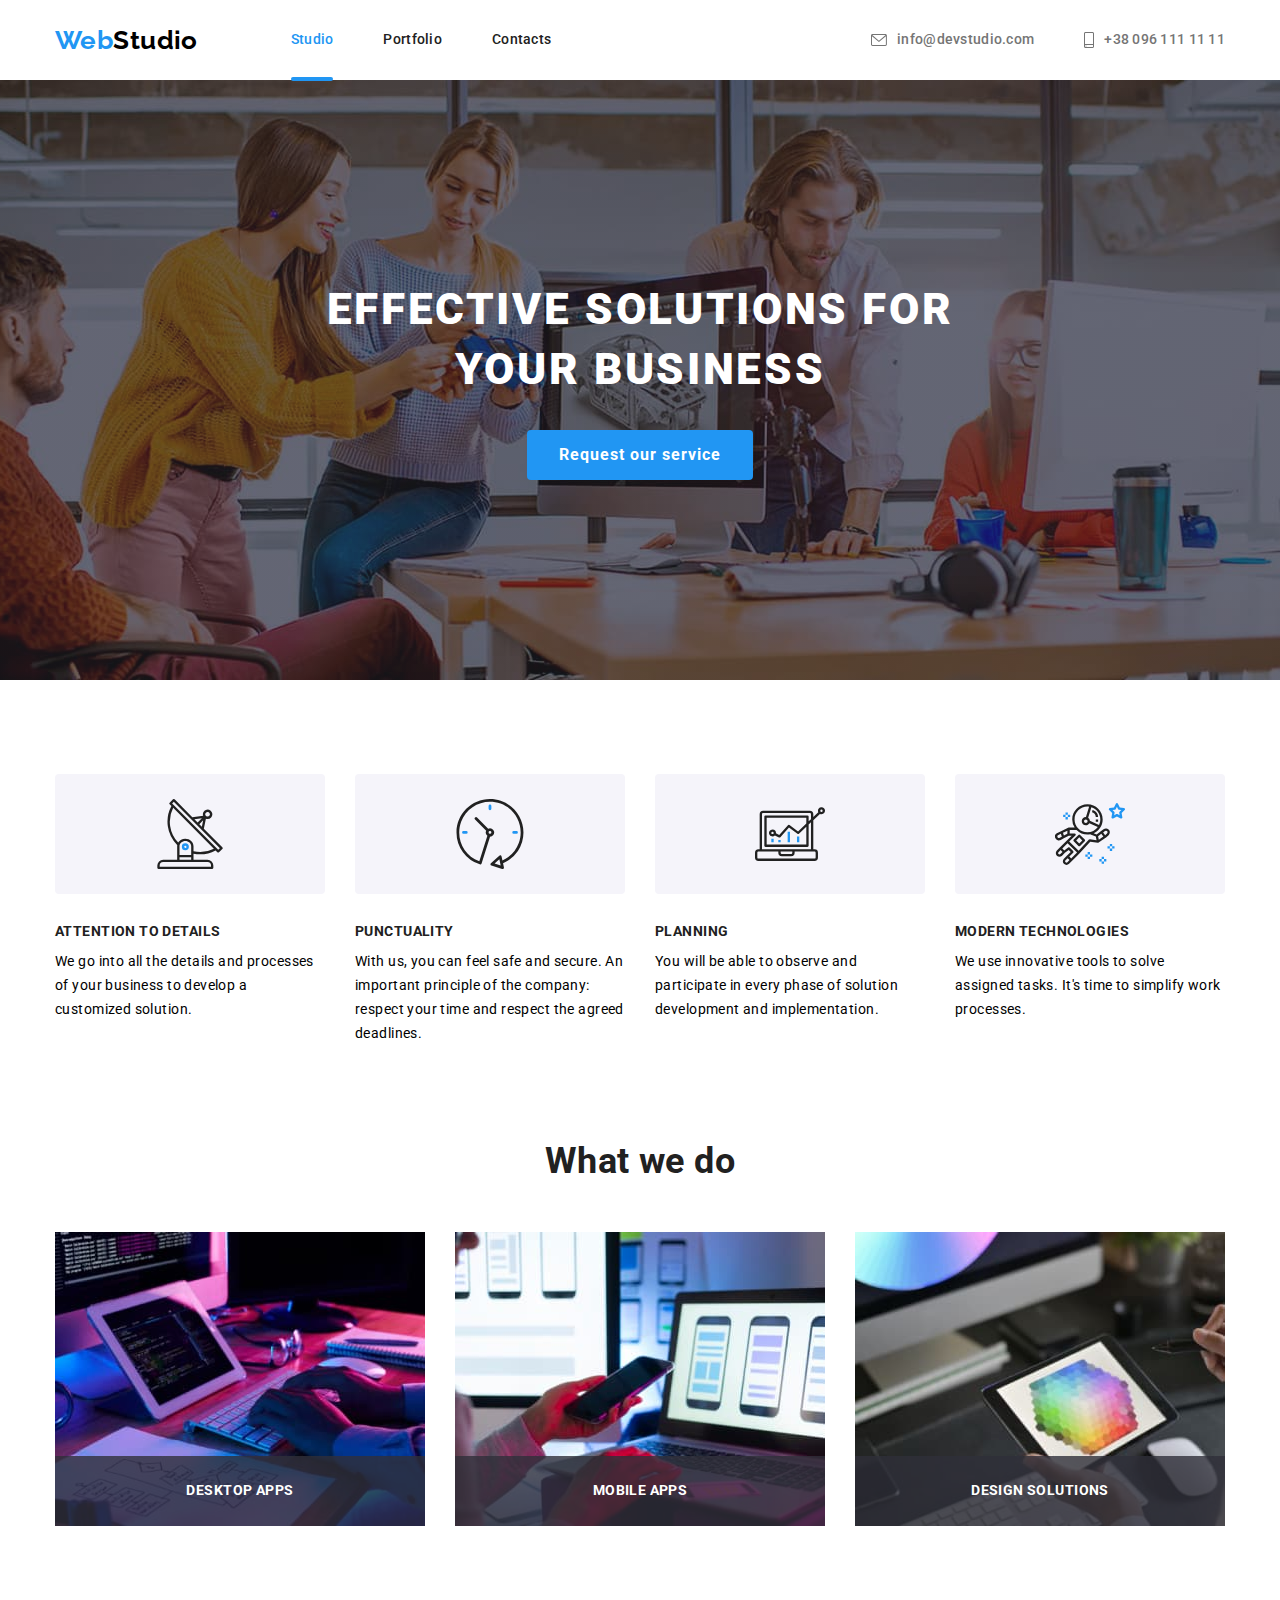
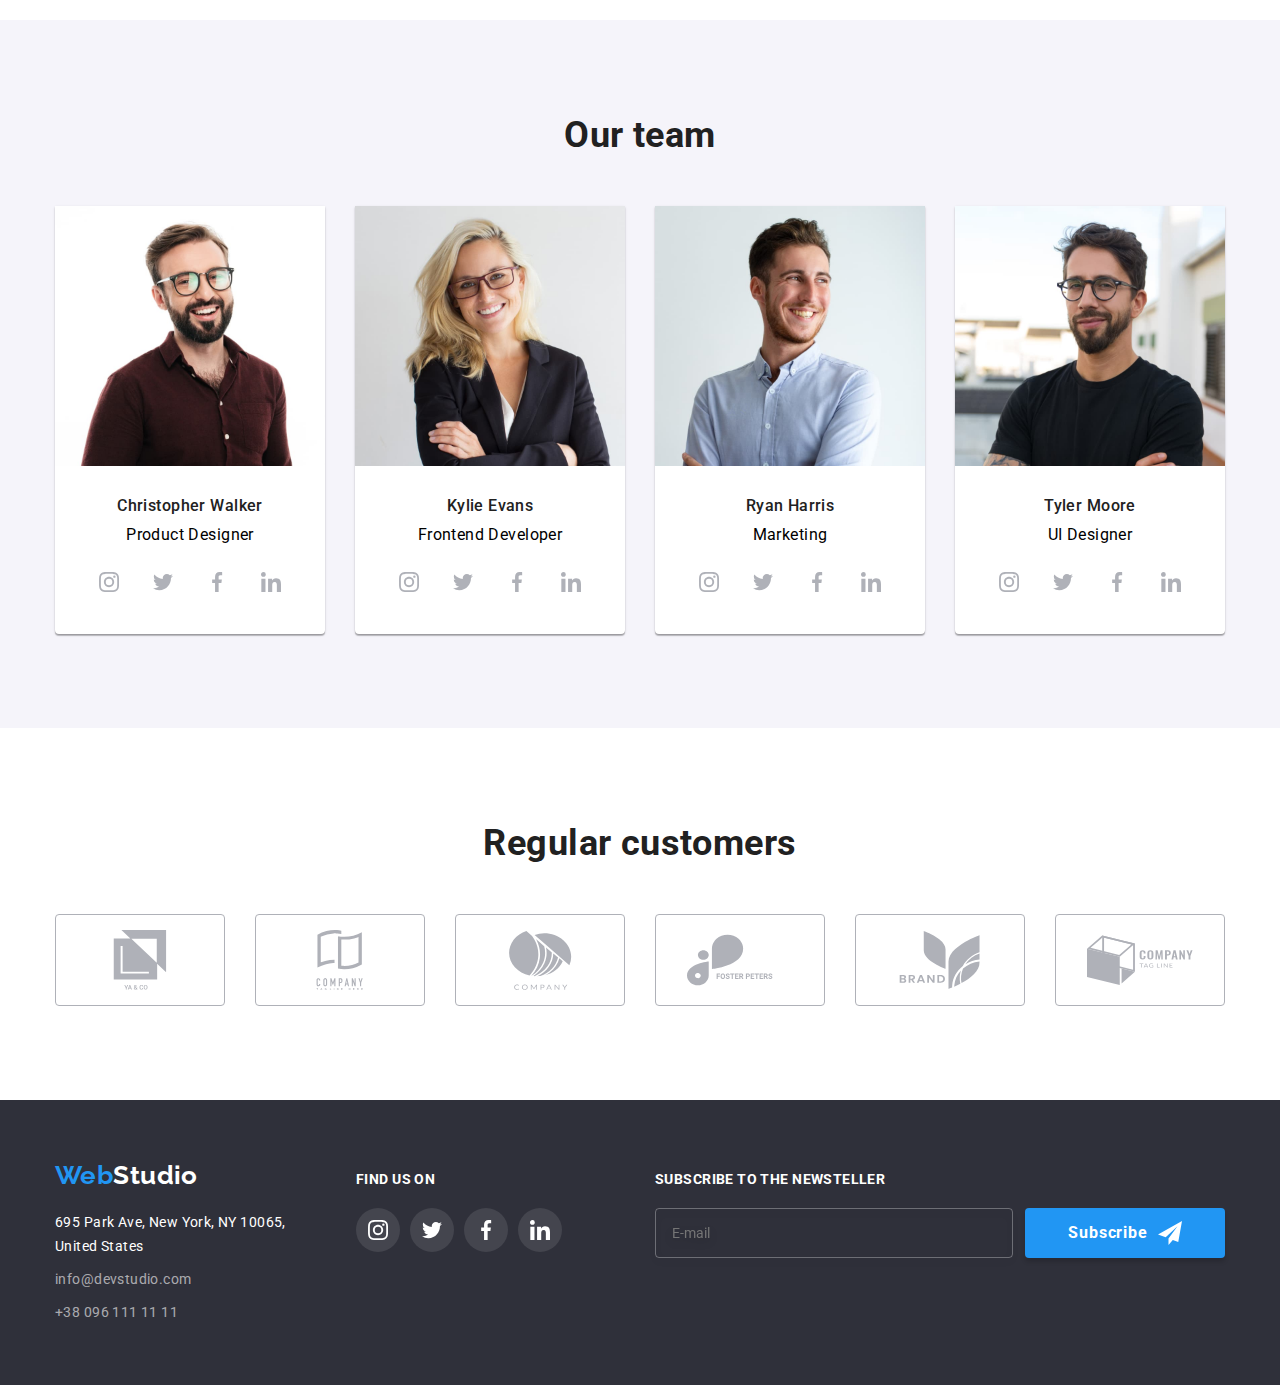
<file: index.html>
<!DOCTYPE html>
<html lang="en">
  <head>
    <meta charset="UTF-8" />
    <meta http-equiv="X-UA-Compatible" content="IE=edge" />
    <meta name="viewport" content="width=device-width, initial-scale=1.0" />
    <title>Studio</title>
    <link
      href="https://fonts.googleapis.com/css2?family=Raleway:wght@700&family=Roboto:wght@400;500;700;900&display=swap"
      rel="stylesheet"
    />
    <link
      rel="stylesheet"
      href="https://cdnjs.cloudflare.com/ajax/libs/modern-normalize/1.1.0/modern-normalize.min.css"
    />
    <link rel="stylesheet" href="./css/main.min.css" />
  </head>
  <body>
    <!-- Header -->

    <header>
      <div class="container header">
        <a href="index.html" class="logo"
          ><span class="logo__starttext">Web</span><span class="logo__endtext">Studio</span></a
        >
        <nav class="nav">
          <ul class="nav__list">
            <li class="nav__item">
              <a href="index.html" class="nav__link nav__link--current">Studio</a>
            </li>
            <li class="nav__item">
              <a href="portfolio.html" class="nav__link">Portfolio</a>
            </li>
            <li class="nav__item"><a href="#" class="nav__link">Contacts</a></li>
          </ul>
        </nav>
        <ul class="contacts">
          <li class="contacts__item">
            <a href="mailto:info@devstudio.com" class="contacts__mail">
              <svg class="contacts__icon" width="16px" height="12px">
                <use href="./images/sprite.svg#icon-envelope"></use>
              </svg>
              info@devstudio.com
            </a>
          </li>
          <li class="contacts__item">
            <a href="tel:+380961111111" class="contacts__tel">
              <svg class="contacts__icon" width="10px" height="16px">
                <use href="./images/sprite.svg#icon-smartphone"></use></svg
              >+38 096 111 11 11</a
            >
          </li>
        </ul>
      </div>
    </header>

    <!-- Main content -->

    <main>
      <!-- Hero -->
      <section class="hero">
        <div class="container">
          <h1 class="hero__title">Effective solutions for your business</h1>
          <button class="hero__button" type="button" data-modal-open>Request our service</button>
        </div>
      </section>

      <!-- Features -->
      <section class="section">
        <div class="container">
          <h2 class="visually-hidden">Features</h2>
          <ul class="features">
            <li class="features__item">
              <div class="features__thumb">
                <svg class="features__icon">
                  <use href="./images/sprite.svg#icon-antenna"></use>
                </svg>
              </div>

              <h3 class="features__title">Attention to details</h3>
              <p class="features__text">
                We go into all the details and processes of your business to develop a customized
                solution.
              </p>
            </li>
            <li class="features__item">
              <div class="features__thumb">
                <svg class="features__icon">
                  <use href="./images/sprite.svg#icon-clock"></use>
                </svg>
              </div>
              <h3 class="features__title">Punctuality</h3>
              <p class="features__text">
                With us, you can feel safe and secure. An important principle of the company:
                respect your time and respect the agreed deadlines.
              </p>
            </li>
            <li class="features__item">
              <div class="features__thumb">
                <svg class="features__icon">
                  <use href="./images/sprite.svg#icon-diagram"></use>
                </svg>
              </div>
              <h3 class="features__title">Planning</h3>
              <p class="features__text">
                You will be able to observe and participate in every phase of solution development
                and implementation.
              </p>
            </li>
            <li class="features__item">
              <div class="features__thumb">
                <svg class="features__icon">
                  <use href="./images/sprite.svg#icon-astronaut"></use>
                </svg>
              </div>
              <h3 class="features__title">Modern technologies</h3>
              <p class="features__text">
                We use innovative tools to solve assigned tasks. It's time to simplify work
                processes.
              </p>
            </li>
          </ul>
        </div>
      </section>

      <!-- What we do -->
      <section class="task section">
        <div class="container">
          <h2 class="task__title">What we do</h2>
          <ul class="task__list">
            <li class="task__item">
              <a href="#" class="task__link">
                <img src="./images/box1.jpg" alt="Creation of desktop applications" width="370" />
                <p class="task__details">Desktop apps</p>
              </a>
            </li>
            <li class="task__item">
              <a href="#" class="task__link">
                <img src="./images/box2.jpg" alt="Creation of mobile apps" width="370" />
                <p class="task__details">Mobile apps</p>
              </a>
            </li>
            <li class="task__item">
              <a href="#" class="task__link">
                <img src="./images/box3.jpg" alt="Design creation" width="370" />
                <p class="task__details">Design solutions</p>
              </a>
            </li>
          </ul>
        </div>
      </section>

      <!-- Our team -->
      <section class="team section">
        <div class="container">
          <h2 class="team__title">Our team</h2>
          <ul class="team__list">
            <li class="team__item">
              <img src="./images/staff1.jpg" alt="Christopher Walker" width="270" />
              <div class="team__thumb">
                <h3 class="team__member">Christopher Walker</h3>
                <p class="team__job">Product Designer</p>
                <ul class="social">
                  <li class="social__item">
                    <a href="#" class="social__link">
                      <svg class="social__icon" width="20" height="20">
                        <use href="./images/sprite.svg#icon-instagram"></use>
                      </svg>
                    </a>
                  </li>
                  <li class="social__item">
                    <a href="#" class="social__link">
                      <svg class="social__icon" width="20" height="20">
                        <use href="./images/sprite.svg#icon-twitter"></use>
                      </svg>
                    </a>
                  </li>
                  <li class="social__item">
                    <a href="#" class="social__link">
                      <svg class="social__icon" width="20" height="20">
                        <use href="./images/sprite.svg#icon-facebook"></use>
                      </svg>
                    </a>
                  </li>
                  <li class="social__item">
                    <a href="#" class="social__link">
                      <svg class="social__icon" width="20" height="20">
                        <use href="./images/sprite.svg#icon-linkedin"></use>
                      </svg>
                    </a>
                  </li>
                </ul>
              </div>
            </li>
            <li class="team__item">
              <img src="./images/staff2.jpg" alt="Kylie Evans" width="270" />
              <div class="team__thumb">
                <h3 class="team__member">Kylie Evans</h3>
                <p class="team__job">Frontend Developer</p>
                <ul class="social">
                  <li class="social__item">
                    <a href="#" class="social__link">
                      <svg class="social__icon" width="20" height="20">
                        <use href="./images/sprite.svg#icon-instagram"></use>
                      </svg>
                    </a>
                  </li>
                  <li class="social__item">
                    <a href="#" class="social__link">
                      <svg class="social__icon" width="20" height="20">
                        <use href="./images/sprite.svg#icon-twitter"></use>
                      </svg>
                    </a>
                  </li>
                  <li class="social__item">
                    <a href="#" class="social__link">
                      <svg class="social__icon" width="20" height="20">
                        <use href="./images/sprite.svg#icon-facebook"></use>
                      </svg>
                    </a>
                  </li>
                  <li class="social__item">
                    <a href="#" class="social__link">
                      <svg class="social__icon" width="20" height="20">
                        <use href="./images/sprite.svg#icon-linkedin"></use>
                      </svg>
                    </a>
                  </li>
                </ul>
              </div>
            </li>
            <li class="team__item">
              <img src="./images/staff3.jpg" alt="Ryan Harris" width="270" />
              <div class="team__thumb">
                <h3 class="team__member">Ryan Harris</h3>
                <p class="team__job">Marketing</p>
                <ul class="social">
                  <li class="social__item">
                    <a href="#" class="social__link">
                      <svg class="social__icon" width="20" height="20">
                        <use href="./images/sprite.svg#icon-instagram"></use>
                      </svg>
                    </a>
                  </li>
                  <li class="social__item">
                    <a href="#" class="social__link">
                      <svg class="social__icon" width="20" height="20">
                        <use href="./images/sprite.svg#icon-twitter"></use>
                      </svg>
                    </a>
                  </li>
                  <li class="social__item">
                    <a href="#" class="social__link">
                      <svg class="social__icon" width="20" height="20">
                        <use href="./images/sprite.svg#icon-facebook"></use>
                      </svg>
                    </a>
                  </li>
                  <li class="social__item">
                    <a href="#" class="social__link">
                      <svg class="social__icon" width="20" height="20">
                        <use href="./images/sprite.svg#icon-linkedin"></use>
                      </svg>
                    </a>
                  </li>
                </ul>
              </div>
            </li>
            <li class="team__item">
              <img src="./images/staff4.jpg" alt="Tyler Moore" width="270" />
              <div class="team__thumb">
                <h3 class="team__member">Tyler Moore</h3>
                <p class="team__job">UI Designer</p>
                <ul class="social">
                  <li class="social__item">
                    <a href="#" class="social__link">
                      <svg class="social__icon" width="20" height="20">
                        <use href="./images/sprite.svg#icon-instagram"></use>
                      </svg>
                    </a>
                  </li>
                  <li class="social__item">
                    <a href="#" class="social__link">
                      <svg class="social__icon" width="20" height="20">
                        <use href="./images/sprite.svg#icon-twitter"></use>
                      </svg>
                    </a>
                  </li>
                  <li class="social__item">
                    <a href="#" class="social__link">
                      <svg class="social__icon" width="20" height="20">
                        <use href="./images/sprite.svg#icon-facebook"></use>
                      </svg>
                    </a>
                  </li>
                  <li class="social__item">
                    <a href="#" class="social__link">
                      <svg class="social__icon" width="20" height="20">
                        <use href="./images/sprite.svg#icon-linkedin"></use>
                      </svg>
                    </a>
                  </li>
                </ul>
              </div>
            </li>
          </ul>
        </div>
      </section>

      <!-- Customers -->
      <section class="clients section">
        <div class="container">
          <h2 class="clients__title">Regular customers</h2>
          <ul class="clients__list">
            <li class="clients__item">
              <a href="#" class="clients__link"
                ><svg class="clients__icon" width="106" height="60">
                  <use href="./images/sprite.svg#icon-client1"></use></svg
              ></a>
            </li>
            <li class="clients__item">
              <a href="#" class="clients__link"
                ><svg class="clients__icon" width="106" height="60">
                  <use href="./images/sprite.svg#icon-client2"></use></svg
              ></a>
            </li>
            <li class="clients__item">
              <a href="#" class="clients__link"
                ><svg class="clients__icon" width="106" height="60">
                  <use href="./images/sprite.svg#icon-client3"></use></svg
              ></a>
            </li>
            <li class="clients__item">
              <a href="#" class="clients__link"
                ><svg class="clients__icon" width="106" height="60">
                  <use href="./images/sprite.svg#icon-client4"></use></svg
              ></a>
            </li>
            <li class="clients__item">
              <a href="#" class="clients__link"
                ><svg class="clients__icon" width="106" height="60">
                  <use href="./images/sprite.svg#icon-client5"></use></svg
              ></a>
            </li>
            <li class="clients__item">
              <a href="#" class="clients__link"
                ><svg class="clients__icon" width="106" height="60">
                  <use href="./images/sprite.svg#icon-client6"></use></svg
              ></a>
            </li>
          </ul>
        </div>
      </section>
    </main>

    <!-- Modal -->

    <div class="backdrop is-hidden" data-modal>
      <div class="modal">
        <button class="modal__close-btn" type="button" data-modal-close>
          <svg class="modal__icon" width="18" height="18">
            <use href="./images/sprite.svg#icon-close"></use>
          </svg>
        </button>
        <p class="modal__title">Leave your information and we'll call you back</p>
        <form class="form" autocomplete="off">
          <div class="form__user">
            <label class="form__lbl" for="modal-username">Name</label>
            <input class="form__inp" type="text" name="user-info" id="modal-username" required />
            <svg class="form__icon" width="18" height="18">
              <use href="./images/icons.svg#icon-person-form"></use>
            </svg>
          </div>
          <div class="form__user">
            <label class="form__lbl" for="modal-usertel">Telephone</label>
            <input class="form__inp" type="tel" name="user-info" id="modal-usertel" required />
            <svg class="form__icon" width="18" height="18">
              <use href="./images/icons.svg#icon-phone-form"></use>
            </svg>
          </div>
          <div class="form__user">
            <label class="form__lbl" for="modal-useremail">Email</label>
            <input class="form__inp" type="email" name="user-info" id="modal-useremail" required />
            <svg class="form__icon" width="18" height="18">
              <use href="./images/icons.svg#icon-email-form"></use>
            </svg>
          </div>
          <div class="form__user form__user--comment">
            <label class="form__lbl" for="modal-usercomment">Comments</label>
            <textarea
              class="form__inp form__inp--comment"
              name="user-info"
              id="modal-usercomment"
              placeholder="Enter the text"
            ></textarea>
          </div>

          <label class="form__policy-lbl">
            <input class="form__policy-inp" type="checkbox" name="user-info" required />
            <svg class="form__policy-icon" width="16" height="15">
              <use href="./images/icons.svg#icon-check-form"></use>
            </svg>
            <span class="form__policy-txt">I agree with the newsteller and accept</span>
            <a class="form__policy-link" href="#">Terms and Conditions</a></label
          >
          <button class="form__submit-btn" type="submit">Send</button>
        </form>
      </div>
    </div>

    <!-- Footer -->
    <footer class="footer">
      <div class="footer__container container">
        <div>
          <a href="index.html" class="logo"
            ><span class="logo__starttext">Web</span
            ><span class="logo__endtext logo__endtext--footer">Studio</span></a
          >
          <address class="address">
            <ul class="address__list">
              <li class="address__item">
                <a
                  class="address__map"
                  href="https://goo.gl/maps/3Qcf8j6f9ug4d55s7"
                  target="_blank"
                  rel="noreferrer noopener"
                >
                  695 Park Ave, New York, NY 10065, United States
                </a>
              </li>
              <li class="address__item">
                <a class="address__mail" href="mailto:info@devstudio.com">info@devstudio.com</a>
              </li>
              <li class="address__item">
                <a class="address__tel" href="tel:+380961111111">+38 096 111 11 11</a>
              </li>
            </ul>
          </address>
        </div>
        <div class="footer-social-div">
          <h2 class="footer-social-div__title">Find us on</h2>
          <ul class="footer-social">
            <li class="footer-social__item">
              <a href="#" class="footer-social__link">
                <svg class="footer-social__icon" width="20" height="20">
                  <use href="./images/sprite.svg#icon-instagram"></use>
                </svg>
              </a>
            </li>
            <li class="footer-social__item">
              <a href="#" class="footer-social__link">
                <svg class="footer-social__icon" width="20" height="20">
                  <use href="./images/sprite.svg#icon-twitter"></use>
                </svg>
              </a>
            </li>
            <li class="footer-social__item">
              <a href="#" class="footer-social__link">
                <svg class="footer-social__icon" width="20" height="20">
                  <use href="./images/sprite.svg#icon-facebook"></use>
                </svg>
              </a>
            </li>
            <li class="footer-social__item">
              <a href="#" class="footer-social__link">
                <svg class="footer-social__icon" width="20" height="20">
                  <use href="./images/sprite.svg#icon-linkedin"></use>
                </svg>
              </a>
            </li>
          </ul>
        </div>
        <div class="footer-form">
          <h2 class="footer-form__title">Subscribe to the newsteller</h2>
          <form class="form-footer">
            <input
              class="form-footer__inp"
              type="email"
              name="email"
              placeholder="E-mail"
              required
            />
            <label class="form-footer__lbl" for="footer-submit-btn">
              <button class="form-footer__btn" type="submit" id="footer-submit-btn">
                <span class="form-footer__text">Subscribe</span>
                <svg class="form-footer__icon" width="24" height="24">
                  <use href="./images/icons.svg#icon-send-form"></use>
                </svg>
              </button>
            </label>
          </form>
        </div>
      </div>
    </footer>
    <script src="./js/modal.js"></script>
  </body>
</html>
</file>
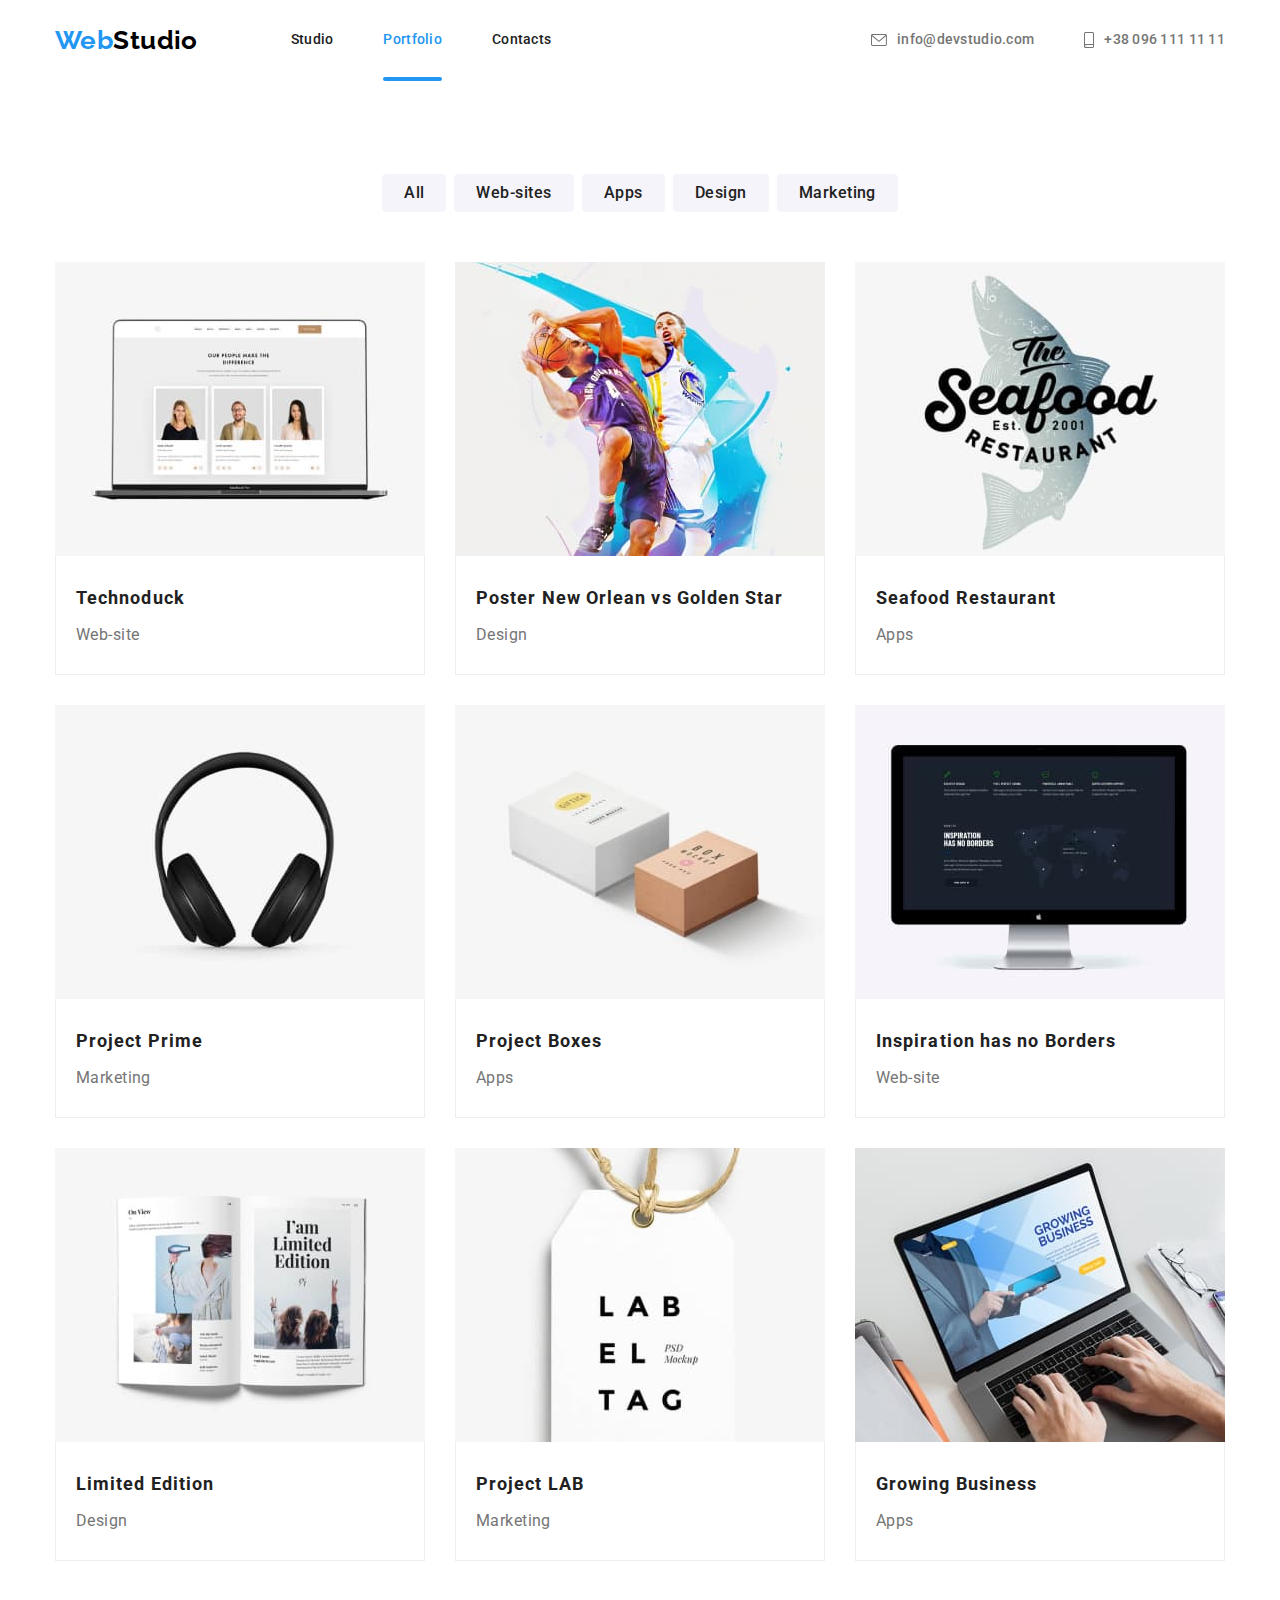
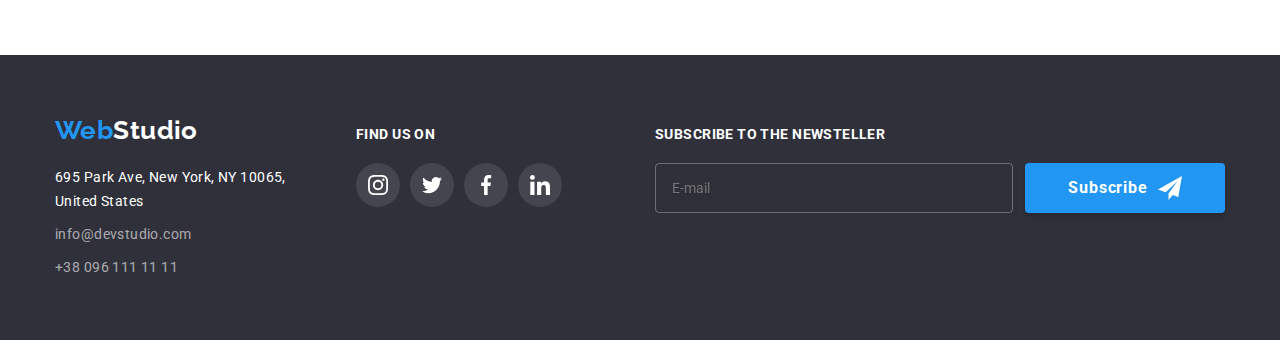
<file: portfolio.html>
<!DOCTYPE html>
<html lang="en">
  <head>
    <meta charset="UTF-8" />
    <meta http-equiv="X-UA-Compatible" content="IE=edge" />
    <meta name="viewport" content="width=device-width, initial-scale=1.0" />
    <title>Portfolio</title>
    <link
      href="https://fonts.googleapis.com/css2?family=Raleway:wght@700&family=Roboto:wght@400;500;700;900&display=swap"
      rel="stylesheet"
    />
    <link
      rel="stylesheet"
      href="https://cdnjs.cloudflare.com/ajax/libs/modern-normalize/1.1.0/modern-normalize.min.css"
    />
    <link rel="stylesheet" href="./css/main.min.css" />
  </head>
  <body>
    <!-- Header -->
    <header>
      <div class="container header">
        <a href="index.html" class="logo"
          ><span class="logo__starttext">Web</span><span class="logo__endtext">Studio</span></a
        >
        <nav class="nav">
          <ul class="nav__list">
            <li class="nav__item">
              <a href="index.html" class="nav__link">Studio</a>
            </li>
            <li class="nav__item">
              <a href="portfolio.html" class="nav__link nav__link--current">Portfolio</a>
            </li>
            <li class="nav__item"><a href="#" class="nav__link">Contacts</a></li>
          </ul>
        </nav>
        <ul class="contacts">
          <li class="contacts__item">
            <a href="mailto:info@devstudio.com" class="contacts__mail">
              <svg class="contacts__icon" width="16px" height="12px">
                <use href="./images/sprite.svg#icon-envelope"></use>
              </svg>
              info@devstudio.com
            </a>
          </li>
          <li class="contacts__item">
            <a href="tel:+380961111111" class="contacts__tel">
              <svg class="contacts__icon" width="10px" height="16px">
                <use href="./images/sprite.svg#icon-smartphone"></use></svg
              >+38 096 111 11 11</a
            >
          </li>
        </ul>
      </div>
    </header>

    <!-- Main content -->
    <main>
      <section class="section">
        <div class="container">
          <h1 class="visually-hidden">Portfolio</h1>
          <ul class="filters">
            <li class="filters__item"><button class="filters__btn" type="button">All</button></li>
            <li class="filters__item">
              <button class="filters__btn" type="button">Web-sites</button>
            </li>
            <li class="filters__item">
              <button class="filters__btn" type="button">Apps</button>
            </li>
            <li class="filters__item">
              <button class="filters__btn" type="button">Design</button>
            </li>
            <li class="filters__item">
              <button class="filters__btn" type="button">Marketing</button>
            </li>
          </ul>
          <ul class="portfolio-list">
            <li class="portfolio-list__item">
              <a class="example" href="#">
                <div class="example__thumb">
                  <img src="./images/portfolio1.jpg" alt="Web-site example" width="370" />
                  <div class="example__text example__text--is-hidden">
                    Technoduck is a state-of-the-art coronavirus distribution platform. Companies
                    use this platform for digital espionage and attacks on competitors' secure
                    servers.
                  </div>
                </div>
                <div class="example__title">
                  <h2 class="example__name">Technoduck</h2>
                  <p class="example__filter">Web-site</p>
                </div>
              </a>
            </li>
            <li class="portfolio-list__item">
              <a href="#" class="example">
                <div class="example__thumb">
                  <img src="./images/portfolio2.jpg" alt="NBA game's poster" width="370" />
                  <div class="example__text example__text--is-hidden">
                    Technoduck is a state-of-the-art coronavirus distribution platform. Companies
                    use this platform for digital espionage and attacks on competitors' secure
                    servers.
                  </div>
                </div>

                <div class="example__title">
                  <h2 class="example__name">Poster New Orlean vs Golden Star</h2>
                  <p class="example__filter">Design</p>
                </div>
              </a>
            </li>
            <li class="portfolio-list__item">
              <a href="#" class="example">
                <div class="example__thumb">
                  <img src="./images/portfolio3.jpg" alt="Restaurant application" width="370" />
                  <div class="example__text example__text--is-hidden">
                    Technoduck is a state-of-the-art coronavirus distribution platform. Companies
                    use this platform for digital espionage and attacks on competitors' secure
                    servers.
                  </div>
                </div>

                <div class="example__title">
                  <h2 class="example__name">Seafood Restaurant</h2>
                  <p class="example__filter">Apps</p>
                </div>
              </a>
            </li>
            <li class="portfolio-list__item">
              <a href="#" class="example">
                <div class="example__thumb">
                  <img src="./images/portfolio4.jpg" alt="Headphones" width="370" />
                  <div class="example__text example__text--is-hidden">
                    Technoduck is a state-of-the-art coronavirus distribution platform. Companies
                    use this platform for digital espionage and attacks on competitors' secure
                    servers.
                  </div>
                </div>

                <div class="example__title">
                  <h2 class="example__name">Project Prime</h2>
                  <p class="example__filter">Marketing</p>
                </div>
              </a>
            </li>
            <li class="portfolio-list__item">
              <a href="#" class="example">
                <div class="example__thumb">
                  <img src="./images/portfolio5.jpg" alt="Boxes" width="370" />
                  <div class="example__text example__text--is-hidden">
                    Technoduck is a state-of-the-art coronavirus distribution platform. Companies
                    use this platform for digital espionage and attacks on competitors' secure
                    servers.
                  </div>
                </div>
                <div class="example__title">
                  <h2 class="example__name">Project Boxes</h2>
                  <p class="example__filter">Apps</p>
                </div>
              </a>
            </li>
            <li class="portfolio-list__item">
              <a href="#" class="example">
                <div class="example__thumb">
                  <img src="./images/portfolio6.jpg" alt="Example of the web-site" width="370" />
                  <div class="example__text example__text--is-hidden">
                    Technoduck is a state-of-the-art coronavirus distribution platform. Companies
                    use this platform for digital espionage and attacks on competitors' secure
                    servers.
                  </div>
                </div>
                <div class="example__title">
                  <h2 class="example__name">Inspiration has no Borders</h2>
                  <p class="example__filter">Web-site</p>
                </div>
              </a>
            </li>
            <li class="portfolio-list__item">
              <a href="#" class="example">
                <div class="example__thumb">
                  <img
                    src="./images/portfolio7.jpg"
                    alt="Example of the magazine design"
                    width="370"
                  />
                  <div class="example__text example__text--is-hidden">
                    Technoduck is a state-of-the-art coronavirus distribution platform. Companies
                    use this platform for digital espionage and attacks on competitors' secure
                    servers.
                  </div>
                </div>
                <div class="example__title">
                  <h2 class="example__name">Limited Edition</h2>
                  <p class="example__filter">Design</p>
                </div>
              </a>
            </li>
            <li class="portfolio-list__item">
              <a href="#" class="example">
                <div class="example__thumb">
                  <img src="./images/portfolio8.jpg" alt="Marketing-project LAB" width="370" />
                  <div class="example__text example__text--is-hidden">
                    Technoduck is a state-of-the-art coronavirus distribution platform. Companies
                    use this platform for digital espionage and attacks on competitors' secure
                    servers.
                  </div>
                </div>
                <div class="example__title">
                  <h2 class="example__name">Project LAB</h2>
                  <p class="example__filter">Marketing</p>
                </div>
              </a>
            </li>
            <li class="portfolio-list__item">
              <a href="#" class="example">
                <div class="example__thumb">
                  <img src="./images/portfolio9.jpg" alt="App's example" width="370" />
                  <div class="example__text example__text--is-hidden">
                    Technoduck is a state-of-the-art coronavirus distribution platform. Companies
                    use this platform for digital espionage and attacks on competitors' secure
                    servers.
                  </div>
                </div>
                <div class="example__title">
                  <h2 class="example__name">Growing Business</h2>
                  <p class="example__filter">Apps</p>
                </div>
              </a>
            </li>
          </ul>
        </div>
      </section>
    </main>

    <!-- Footer -->
    <footer class="footer">
      <div class="footer__container container">
        <div>
          <a href="index.html" class="logo"
            ><span class="logo__starttext">Web</span
            ><span class="logo__endtext logo__endtext--footer">Studio</span></a
          >
          <address class="address">
            <ul class="address__list">
              <li class="address__item">
                <a
                  class="address__map"
                  href="https://goo.gl/maps/3Qcf8j6f9ug4d55s7"
                  target="_blank"
                  rel="noreferrer noopener"
                >
                  695 Park Ave, New York, NY 10065, United States
                </a>
              </li>
              <li class="address__item">
                <a class="address__mail" href="mailto:info@devstudio.com">info@devstudio.com</a>
              </li>
              <li class="address__item">
                <a class="address__tel" href="tel:+380961111111">+38 096 111 11 11</a>
              </li>
            </ul>
          </address>
        </div>
        <div class="footer-social-div">
          <h2 class="footer-social-div__title">Find us on</h2>
          <ul class="footer-social">
            <li class="footer-social__item">
              <a href="#" class="footer-social__link">
                <svg class="footer-social__icon" width="20" height="20">
                  <use href="./images/sprite.svg#icon-instagram"></use>
                </svg>
              </a>
            </li>
            <li class="footer-social__item">
              <a href="#" class="footer-social__link">
                <svg class="footer-social__icon" width="20" height="20">
                  <use href="./images/sprite.svg#icon-twitter"></use>
                </svg>
              </a>
            </li>
            <li class="footer-social__item">
              <a href="#" class="footer-social__link">
                <svg class="footer-social__icon" width="20" height="20">
                  <use href="./images/sprite.svg#icon-facebook"></use>
                </svg>
              </a>
            </li>
            <li class="footer-social__item">
              <a href="#" class="footer-social__link">
                <svg class="footer-social__icon" width="20" height="20">
                  <use href="./images/sprite.svg#icon-linkedin"></use>
                </svg>
              </a>
            </li>
          </ul>
        </div>
        <div class="footer-form">
          <h2 class="footer-form__title">Subscribe to the newsteller</h2>
          <form class="form-footer">
            <input
              class="form-footer__inp"
              type="email"
              name="email"
              placeholder="E-mail"
              required
            />
            <label class="form-footer__lbl" for="footer-submit-btn">
              <button class="form-footer__btn" type="submit" id="footer-submit-btn">
                <span class="form-footer__text">Subscribe</span>
                <svg class="form-footer__icon" width="24" height="24">
                  <use href="./images/icons.svg#icon-send-form"></use>
                </svg>
              </button>
            </label>
          </form>
        </div>
      </div>
    </footer>
  </body>
</html>
</file>
<file: css/main.min.css>
body{background-color:var(--another-accent-color);color:var(--primary-text-color);font-family:"Roboto",sans-serif;letter-spacing:.03em;font-size:14px}h1,h2,h3,h4,h5,h6,p{margin:0}img{display:block;max-width:100%;height:auto}address{font-style:normal}.section{padding-top:94px;padding-bottom:94px}.container{width:1200px;padding-left:15px;padding-right:15px;margin-left:auto;margin-right:auto}.visually-hidden{position:absolute;width:1px;height:1px;margin:-1px;border:0;padding:0;white-space:nowrap;-webkit-clip-path:inset(100%);clip-path:inset(100%);clip:rect(0 0 0 0);overflow:hidden}.address__mail,.address__tel,.address__map,.example,.task__link,.contacts__mail,.contacts__tel,.nav__link,.logo{text-decoration:none}.footer-social,.address__list,.portfolio-list,.filters,.clients__list,.social,.team__list,.task__list,.features,.contacts,.nav__list{padding:0px;margin:0px;list-style:none}header{background-color:var(--another-accent-color);border-bottom:1px solid var(--border-color)}.header{display:-webkit-box;display:-ms-flexbox;display:flex;-webkit-box-align:center;-ms-flex-align:center;align-items:center}.logo{font-family:"Raleway",sans-serif;font-weight:700;font-size:26px;line-height:1.19}.logo__starttext{color:#2196f3}.logo__endtext{color:#000}.logo__endtext--footer{color:#fff}.nav{margin-left:93px}.nav__list{display:-webkit-box;display:-ms-flexbox;display:flex}.nav__item:not(:last-child){margin-right:50px}.nav__link{display:block;padding-top:32px;padding-bottom:32px;font-weight:500;line-height:1.14;letter-spacing:.02em;color:#212121;-webkit-transition:color 250ms cubic-bezier(0.4, 0, 0.2, 1);transition:color 250ms cubic-bezier(0.4, 0, 0.2, 1)}.nav__link:hover,.nav__link:focus{color:#2196f3}.nav__link--current{position:relative;color:#2196f3}.nav__link--current::after{position:absolute;left:0px;bottom:-1px;content:" ";width:100%;height:4px;border-radius:2px;background-color:#2196f3}.contacts{display:-webkit-box;display:-ms-flexbox;display:flex;margin-left:auto}.contacts__item+.contacts__item{margin-left:50px}.contacts__mail,.contacts__tel{display:-webkit-box;display:-ms-flexbox;display:flex;-webkit-box-align:center;-ms-flex-align:center;align-items:center;padding:32px 0px;font-weight:500;line-height:1.14;letter-spacing:.02em;color:#757575;-webkit-transition:color 250ms cubic-bezier(0.4, 0, 0.2, 1);transition:color 250ms cubic-bezier(0.4, 0, 0.2, 1)}.contacts__mail:hover,.contacts__mail:focus,.contacts__tel:hover,.contacts__tel:focus{color:#2196f3}.contacts__icon{fill:currentColor;margin-right:10px}.hero{max-width:1600px;height:600px;margin-left:auto;margin-right:auto;padding:200px 0px;text-align:center;background-repeat:no-repeat;background-position:center;background-size:cover;background-image:-webkit-gradient(linear, left top, right top, from(rgba(47, 48, 58, 0.4)), to(rgba(47, 48, 58, 0.4))),url(../images/overlay.jpg);background-image:linear-gradient(to right, rgba(47, 48, 58, 0.4), rgba(47, 48, 58, 0.4)),url(../images/overlay.jpg);background-color:#c4c4c4}.hero__title{width:696px;margin-bottom:30px;margin-right:auto;margin-left:auto;font-weight:900;font-size:44px;line-height:1.36;letter-spacing:.06em;text-transform:uppercase;color:#fff}.hero__button{padding:10px 32px;min-width:200px;border-radius:4px;border:none;font-family:inherit;font-weight:700;font-size:16px;line-height:1.88;letter-spacing:.06em;-webkit-box-align:center;-ms-flex-align:center;align-items:center;text-align:center;cursor:pointer;color:#fff;background-color:#2196f3;-webkit-transition:background-color 250ms cubic-bezier(0.4, 0, 0.2, 1);transition:background-color 250ms cubic-bezier(0.4, 0, 0.2, 1)}.hero__button:hover,.hero__button:focus{background-color:#188ce8}.features{display:-webkit-box;display:-ms-flexbox;display:flex;-webkit-box-pack:justify;-ms-flex-pack:justify;justify-content:space-between}.features__item{width:270px}.features__item+.features__item{margin-left:30px}.features__thumb{display:-webkit-box;display:-ms-flexbox;display:flex;-webkit-box-pack:center;-ms-flex-pack:center;justify-content:center;-webkit-box-align:center;-ms-flex-align:center;align-items:center;width:270px;height:120px;margin-bottom:30px;border-radius:4px;background-color:#f5f4fa}.features__icon{width:70px;height:70px}.features__title{margin-bottom:10px;font-size:14px;font-weight:700;line-height:1.14;text-transform:uppercase;color:#212121}.features__text{font-size:14px;line-height:1.71}.task{padding-top:0px}.task__title{margin-bottom:50px;font-weight:700;font-size:36px;line-height:1.17;text-align:center;color:#212121}.task__list{display:-webkit-box;display:-ms-flexbox;display:flex}.task__item{width:370px}.task__item:not(:last-child){margin-right:30px}.task__link{position:relative}.task__details{position:absolute;left:0px;bottom:0px;display:-webkit-box;display:-ms-flexbox;display:flex;-webkit-box-align:center;-ms-flex-align:center;align-items:center;-webkit-box-pack:center;-ms-flex-pack:center;justify-content:center;width:100%;height:70px;font-weight:700;line-height:1.14;text-transform:uppercase;color:#fff;background-color:rgba(47,48,58,.8)}.team{background-color:#f5f4fa}.team__title{margin-bottom:50px;font-weight:700;font-size:36px;line-height:1.17;text-align:center;color:#212121}.team__list{display:-webkit-box;display:-ms-flexbox;display:flex}.team__item{width:270px;-webkit-box-shadow:0px 1px 3px rgba(0,0,0,.12),0px 1px 1px rgba(0,0,0,.14),0px 2px 1px rgba(0,0,0,.2);box-shadow:0px 1px 3px rgba(0,0,0,.12),0px 1px 1px rgba(0,0,0,.14),0px 2px 1px rgba(0,0,0,.2);border-radius:0px 0px 4px 4px;background-color:#fff}.team__item+.team__item{margin-left:30px}.team__thumb{padding:30px 0px}.team__member{margin-bottom:10px;font-weight:500;font-size:16px;line-height:1.19;text-align:center;color:#212121}.team__job{font-size:16px;line-height:1.19;text-align:center}.social{display:-webkit-box;display:-ms-flexbox;display:flex;-webkit-box-pack:center;-ms-flex-pack:center;justify-content:center;margin-top:16px}.social__item:not(:last-child){margin-right:10px}.social__link{display:-webkit-box;display:-ms-flexbox;display:flex;-webkit-box-pack:center;-ms-flex-pack:center;justify-content:center;-webkit-box-align:center;-ms-flex-align:center;align-items:center;width:44px;height:44px;border-radius:50%;color:#afb1b8;-webkit-transition:background-color 250ms cubic-bezier(0.4, 0, 0.2, 1),color 250ms cubic-bezier(0.4, 0, 0.2, 1);transition:background-color 250ms cubic-bezier(0.4, 0, 0.2, 1),color 250ms cubic-bezier(0.4, 0, 0.2, 1)}.social__link:hover,.social__link:focus{color:#fff;background-color:#2196f3}.social__icon{fill:currentColor}.clients__title{margin-bottom:50px;font-size:36px;line-height:1.17;text-align:center;color:#212121}.clients__list{display:-webkit-box;display:-ms-flexbox;display:flex}.clients__item:not(:last-child){margin-right:30px}.clients__link{display:-webkit-box;display:-ms-flexbox;display:flex;-webkit-box-pack:center;-ms-flex-pack:center;justify-content:center;-webkit-box-align:center;-ms-flex-align:center;align-items:center;width:170px;height:92px;border:1px solid;border-radius:4px;color:#afb1b8;border-color:#afb1b8;-webkit-transition:border-color 250ms cubic-bezier(0.4, 0, 0.2, 1),color 250ms cubic-bezier(0.4, 0, 0.2, 1);transition:border-color 250ms cubic-bezier(0.4, 0, 0.2, 1),color 250ms cubic-bezier(0.4, 0, 0.2, 1)}.clients__link:hover,.clients__link:focus{color:#2196f3;border-color:#2196f3}.clients__icon{fill:currentColor}.backdrop{position:fixed;top:0px;left:0px;width:100%;height:100%;background-color:rgba(0,0,0,.2);opacity:1;-webkit-transition:opacity 250ms cubic-bezier(0.4, 0, 0.2, 1);transition:opacity 250ms cubic-bezier(0.4, 0, 0.2, 1)}.backdrop.is-hidden{opacity:0;pointer-events:none}.backdrop.is-hidden .modal{-webkit-transform:translate(-50%, -50%) scale(1.2);transform:translate(-50%, -50%) scale(1.2)}.modal{position:absolute;top:50%;left:50%;-webkit-transform:translate(-50%, -50%) scale(1);transform:translate(-50%, -50%) scale(1);-webkit-transition:-webkit-transform 250ms cubic-bezier(0.4, 0, 0.2, 1);transition:-webkit-transform 250ms cubic-bezier(0.4, 0, 0.2, 1);transition:transform 250ms cubic-bezier(0.4, 0, 0.2, 1);transition:transform 250ms cubic-bezier(0.4, 0, 0.2, 1), -webkit-transform 250ms cubic-bezier(0.4, 0, 0.2, 1);width:528px;height:581px;padding:40px;background-color:#fff}.modal__close-btn{position:absolute;top:8px;right:8px;display:-webkit-box;display:-ms-flexbox;display:flex;-webkit-box-pack:center;-ms-flex-pack:center;justify-content:center;-webkit-box-align:center;-ms-flex-align:center;align-items:center;padding:0px;width:30px;height:30px;border-radius:50%;border-color:rgba(0,0,0,.1);cursor:pointer;background-color:#fff;color:#000;-webkit-transition:color 250ms cubic-bezier(0.4, 0, 0.2, 1);transition:color 250ms cubic-bezier(0.4, 0, 0.2, 1)}.modal__close-btn:hover,.modal__close-btn:focus{color:#2196f3}.modal__icon{fill:currentColor}.modal__title{margin-bottom:12px;font-size:20px;line-height:1.15;text-align:center;color:#212121}.form__user{position:relative;display:-webkit-box;display:-ms-flexbox;display:flex;-webkit-box-orient:vertical;-webkit-box-direction:normal;-ms-flex-direction:column;flex-direction:column;margin-bottom:10px}.form__user--comment{margin-bottom:20px}.form__icon{position:absolute;bottom:11px;left:12px;fill:#000;-webkit-transition:fill 250ms cubic-bezier(0.4, 0, 0.2, 1);transition:fill 250ms cubic-bezier(0.4, 0, 0.2, 1)}.form__lbl{display:block;font-size:12px;line-height:1.17;letter-spacing:.01em;margin-bottom:4px}.form__inp{height:40px;padding:12px 42px;border:1px solid rgba(33,33,33,.2);border-radius:4px;-webkit-transition:border 250ms cubic-bezier(0.4, 0, 0.2, 1);transition:border 250ms cubic-bezier(0.4, 0, 0.2, 1)}.form__inp:focus-within,.form__inp:hover{border:1px solid #2196f3}.form__inp:focus-visible{outline:none}.form__inp:focus-within+.form__icon,.form__inp:hover+.form__icon{fill:#2196f3}.form__inp--comment{resize:none;height:120px;padding:12px 16px;border:1px solid rgba(33,33,33,.2);border-radius:4px;-webkit-transition:border 250ms cubic-bezier(0.4, 0, 0.2, 1);transition:border 250ms cubic-bezier(0.4, 0, 0.2, 1)}.form__inp--comment:focus{border:1px solid #2196f3}.form__policy-lbl{display:-webkit-box;display:-ms-flexbox;display:flex;-webkit-box-pack:center;-ms-flex-pack:center;justify-content:center;-webkit-box-align:center;-ms-flex-align:center;align-items:center}.form__policy-inp{-webkit-appearance:none;-moz-appearance:none;appearance:none}.form__policy-icon{margin-right:8px;border:2px solid #212121;border-radius:2px;fill:#fff;background-color:#fff;-webkit-transition:border 250ms cubic-bezier(0.4, 0, 0.2, 1),background-color 250ms cubic-bezier(0.4, 0, 0.2, 1);transition:border 250ms cubic-bezier(0.4, 0, 0.2, 1),background-color 250ms cubic-bezier(0.4, 0, 0.2, 1)}.form__policy-inp:checked+.form__policy-icon{background-color:#2196f3;border:2px solid #2196f3}.form__policy-txt{margin-right:5px}.form__policy-link{color:#2196f3}.form__submit-btn{position:absolute;bottom:40px;left:50%;-webkit-transform:translateX(-50%);transform:translateX(-50%);padding:0px;border:none;width:200px;height:50px;margin-top:30px;font-family:inherit;font-weight:700;font-size:16px;line-height:1.88;letter-spacing:.06em;background-color:#2196f3;color:#fff;-webkit-box-shadow:0px 4px 4px rgba(0,0,0,.15);box-shadow:0px 4px 4px rgba(0,0,0,.15);border-radius:4px;cursor:pointer;-webkit-transition:background-color 250ms cubic-bezier(0.4, 0, 0.2, 1);transition:background-color 250ms cubic-bezier(0.4, 0, 0.2, 1)}.form__submit-btn:hover{background-color:#188ce8}.filters{display:-webkit-box;display:-ms-flexbox;display:flex;-webkit-box-pack:center;-ms-flex-pack:center;justify-content:center;margin-bottom:50px}.filters__item:not(:last-child){margin-right:8px}.filters__btn{padding:6px 22px;border:none;border-radius:4px;font-family:inherit;font-weight:500;font-size:16px;line-height:1.63;text-align:center;letter-spacing:.03em;cursor:pointer;color:#212121;background-color:#f5f4fa;-webkit-transition:color 250ms cubic-bezier(0.4, 0, 0.2, 1),background-color 250ms cubic-bezier(0.4, 0, 0.2, 1),-webkit-box-shadow 250ms cubic-bezier(0.4, 0, 0.2, 1);transition:color 250ms cubic-bezier(0.4, 0, 0.2, 1),background-color 250ms cubic-bezier(0.4, 0, 0.2, 1),-webkit-box-shadow 250ms cubic-bezier(0.4, 0, 0.2, 1);transition:box-shadow 250ms cubic-bezier(0.4, 0, 0.2, 1),color 250ms cubic-bezier(0.4, 0, 0.2, 1),background-color 250ms cubic-bezier(0.4, 0, 0.2, 1);transition:box-shadow 250ms cubic-bezier(0.4, 0, 0.2, 1),color 250ms cubic-bezier(0.4, 0, 0.2, 1),background-color 250ms cubic-bezier(0.4, 0, 0.2, 1),-webkit-box-shadow 250ms cubic-bezier(0.4, 0, 0.2, 1)}.filters__btn:hover,.filters__btn:focus{color:#fff;background-color:#2196f3;-webkit-box-shadow:0px 3px 1px rgba(0,0,0,.1),0px 1px 2px rgba(0,0,0,.08),0px 2px 2px rgba(0,0,0,.12);box-shadow:0px 3px 1px rgba(0,0,0,.1),0px 1px 2px rgba(0,0,0,.08),0px 2px 2px rgba(0,0,0,.12)}.portfolio-list{display:-webkit-box;display:-ms-flexbox;display:flex;-ms-flex-wrap:wrap;flex-wrap:wrap}.portfolio-list__item{width:370px;margin-right:30px;margin-bottom:30px}.portfolio-list__item:nth-child(3n){margin-right:0}.portfolio-list__item:nth-last-child(-n+3){margin-bottom:0}.example{display:block;-webkit-transition:-webkit-box-shadow 250ms cubic-bezier(0.4, 0, 0.2, 1);transition:-webkit-box-shadow 250ms cubic-bezier(0.4, 0, 0.2, 1);transition:box-shadow 250ms cubic-bezier(0.4, 0, 0.2, 1);transition:box-shadow 250ms cubic-bezier(0.4, 0, 0.2, 1), -webkit-box-shadow 250ms cubic-bezier(0.4, 0, 0.2, 1)}.example:hover,.example:focus{-webkit-box-shadow:0px 1px 1px rgba(0,0,0,.12),0px 4px 4px rgba(0,0,0,.06),1px 4px 6px rgba(0,0,0,.16);box-shadow:0px 1px 1px rgba(0,0,0,.12),0px 4px 4px rgba(0,0,0,.06),1px 4px 6px rgba(0,0,0,.16)}.example__thumb{position:relative;overflow:hidden}.example__text--is-hidden{display:-webkit-box;display:-ms-flexbox;display:flex;-webkit-box-align:center;-ms-flex-align:center;align-items:center;position:absolute;top:0px;left:0px;width:100%;height:100%;padding:0px 24px;font-weight:400;font-size:18px;line-height:1.56;color:#fff;background-color:rgba(33,150,243,.9);-webkit-transform:translateY(100%);transform:translateY(100%);pointer-events:none;-webkit-transition:-webkit-transform 250ms cubic-bezier(0.4, 0, 0.2, 1);transition:-webkit-transform 250ms cubic-bezier(0.4, 0, 0.2, 1);transition:transform 250ms cubic-bezier(0.4, 0, 0.2, 1);transition:transform 250ms cubic-bezier(0.4, 0, 0.2, 1), -webkit-transform 250ms cubic-bezier(0.4, 0, 0.2, 1)}.example:hover .example__text,.example:focus .example__text{-webkit-transform:translateY(0%);transform:translateY(0%)}.example__title{padding:24px 20px;border:1px solid #eee;border-top:none}.example__name{margin-bottom:4px;width:322px;color:#212121;font-weight:700;font-size:18px;line-height:2;letter-spacing:.06em}.example__filter{width:322px;color:#757575;font-size:16px;line-height:1.88}.footer{background-color:#2f303a;padding-top:60px;padding-bottom:60px}.footer__container{display:-webkit-box;display:-ms-flexbox;display:flex;-webkit-box-align:baseline;-ms-flex-align:baseline;align-items:baseline}.address{width:231px;font-style:normal;margin-top:20px}.address__item:not(:last-child){margin-bottom:9px}.address__map{color:#fff;line-height:1.71;-webkit-transition:color 250ms cubic-bezier(0.4, 0, 0.2, 1);transition:color 250ms cubic-bezier(0.4, 0, 0.2, 1)}.address__map:focus,.address__map:hover{color:#2196f3}.address__mail,.address__tel{color:rgba(255,255,255,.6);line-height:1.71;-webkit-transition:color 250ms cubic-bezier(0.4, 0, 0.2, 1);transition:color 250ms cubic-bezier(0.4, 0, 0.2, 1)}.address__mail:focus,.address__mail:hover,.address__tel:focus,.address__tel:hover{color:#2196f3}.footer-social-div{margin-left:70px}.footer-social-div__title{margin-bottom:20px;font-size:14px;line-height:1.14;text-transform:uppercase;color:#fff}.footer-social{display:-webkit-box;display:-ms-flexbox;display:flex}.footer-social__item:not(:last-child){margin-right:10px}.footer-social__link{display:-webkit-box;display:-ms-flexbox;display:flex;-webkit-box-pack:center;-ms-flex-pack:center;justify-content:center;width:44px;height:44px;border-radius:50%;-webkit-box-align:center;-ms-flex-align:center;align-items:center;color:#fff;background-color:rgba(255,255,255,.1);-webkit-transition:background-color 250ms cubic-bezier(0.4, 0, 0.2, 1),color 250ms cubic-bezier(0.4, 0, 0.2, 1);transition:background-color 250ms cubic-bezier(0.4, 0, 0.2, 1),color 250ms cubic-bezier(0.4, 0, 0.2, 1)}.footer-social__link:hover,.footer-social__link:focus{color:#fff;background-color:#2196f3}.footer-social__icon{fill:currentColor}.footer-form{margin-left:auto}.footer-form__title{margin-bottom:20px;font-size:14px;line-height:1.14;text-transform:uppercase;color:#fff}.form-footer{display:-webkit-box;display:-ms-flexbox;display:flex}.form-footer__inp{padding:15px 16px;width:358px;height:50px;margin-right:12px;border:1px solid rgba(255,255,255,.3);-webkit-filter:drop-shadow(0px 4px 4px rgba(0, 0, 0, 0.15));filter:drop-shadow(0px 4px 4px rgba(0, 0, 0, 0.15));border-radius:4px;background-color:rgba(0,0,0,0);color:#fff}.form-footer__inp:focus-visible{outline:none}.form-footer__btn{display:-webkit-box;display:-ms-flexbox;display:flex;-webkit-box-align:center;-ms-flex-align:center;align-items:center;-webkit-box-pack:center;-ms-flex-pack:center;justify-content:center;padding:0px;border:none;width:200px;height:50px;background-color:#2196f3;-webkit-box-shadow:0px 4px 4px rgba(0,0,0,.15);box-shadow:0px 4px 4px rgba(0,0,0,.15);border-radius:4px;cursor:pointer;-webkit-transition:background-color 250ms cubic-bezier(0.4, 0, 0.2, 1);transition:background-color 250ms cubic-bezier(0.4, 0, 0.2, 1)}.form-footer__btn:hover{background-color:#188ce8}.form-footer__text{margin-right:10px;font-weight:700;font-size:16px;line-height:1.88;letter-spacing:.06em;color:#fff}/*# sourceMappingURL=main.min.css.map */
</file>
